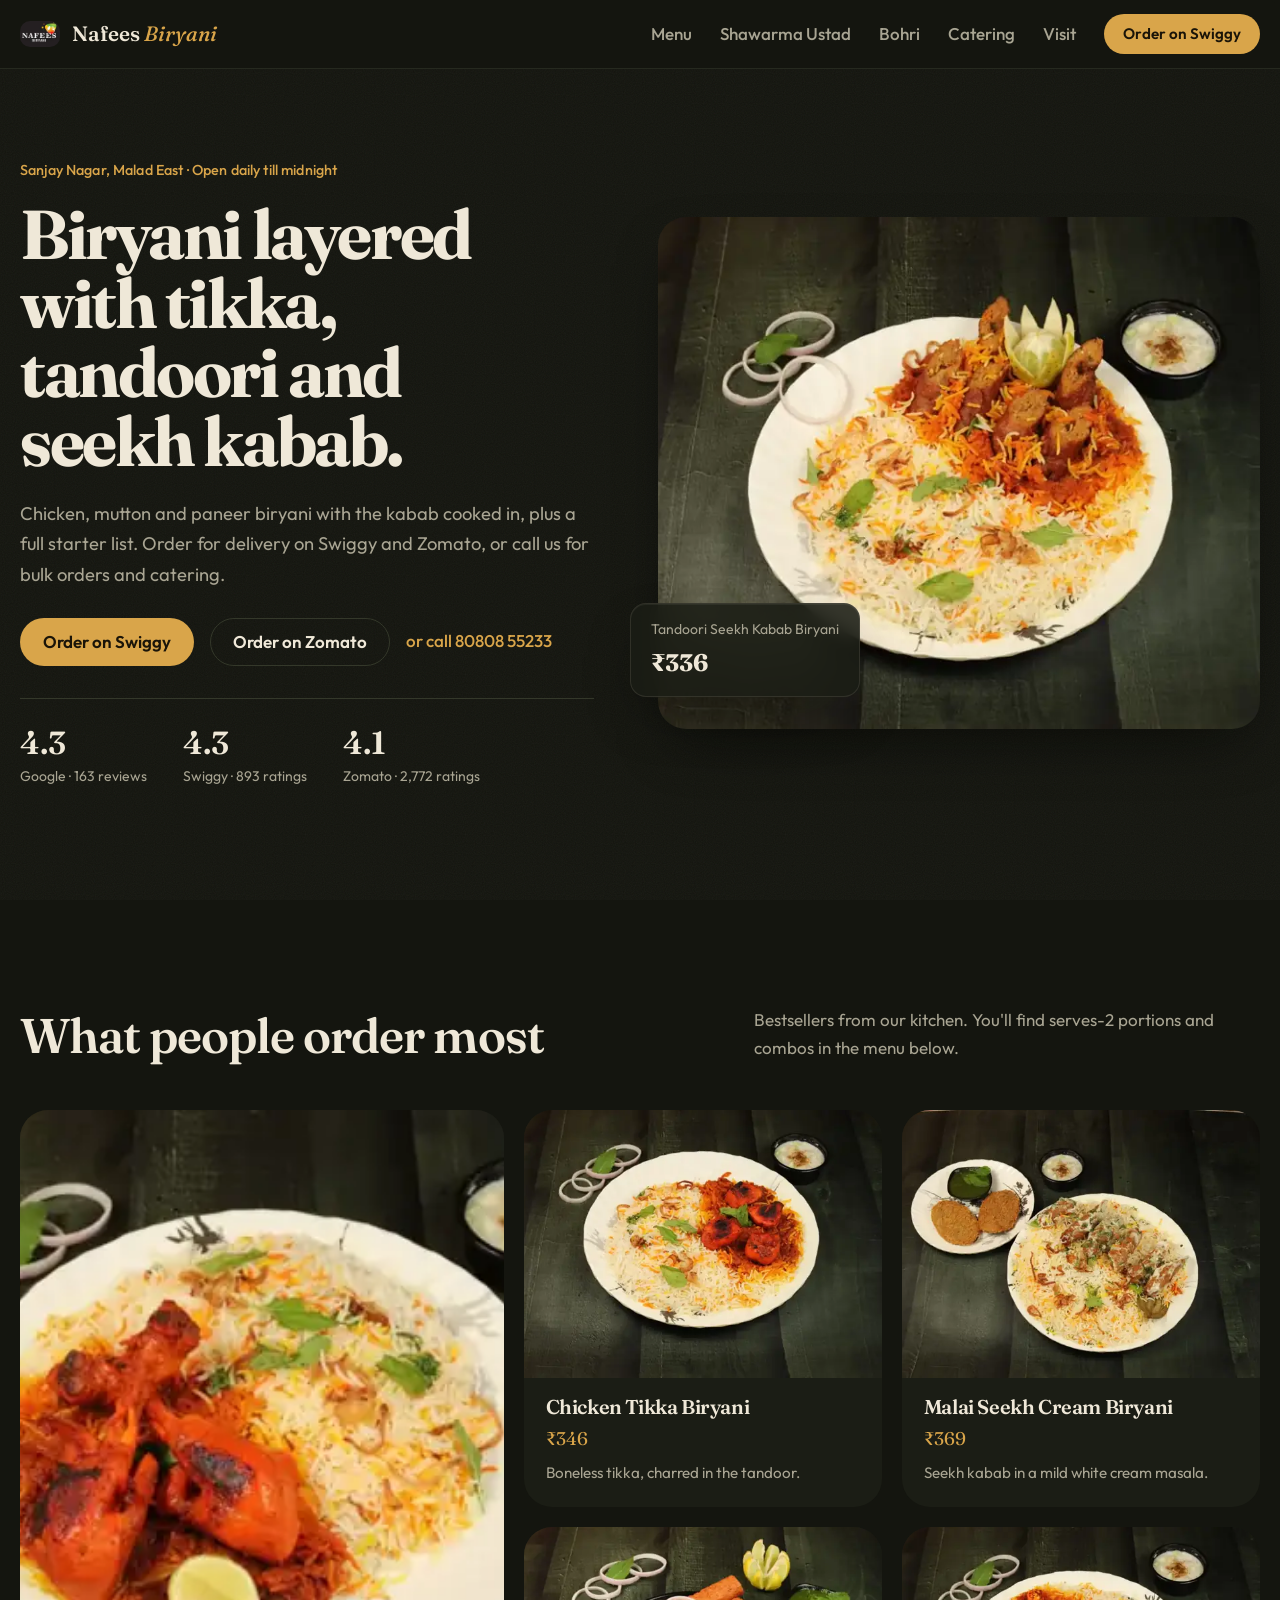
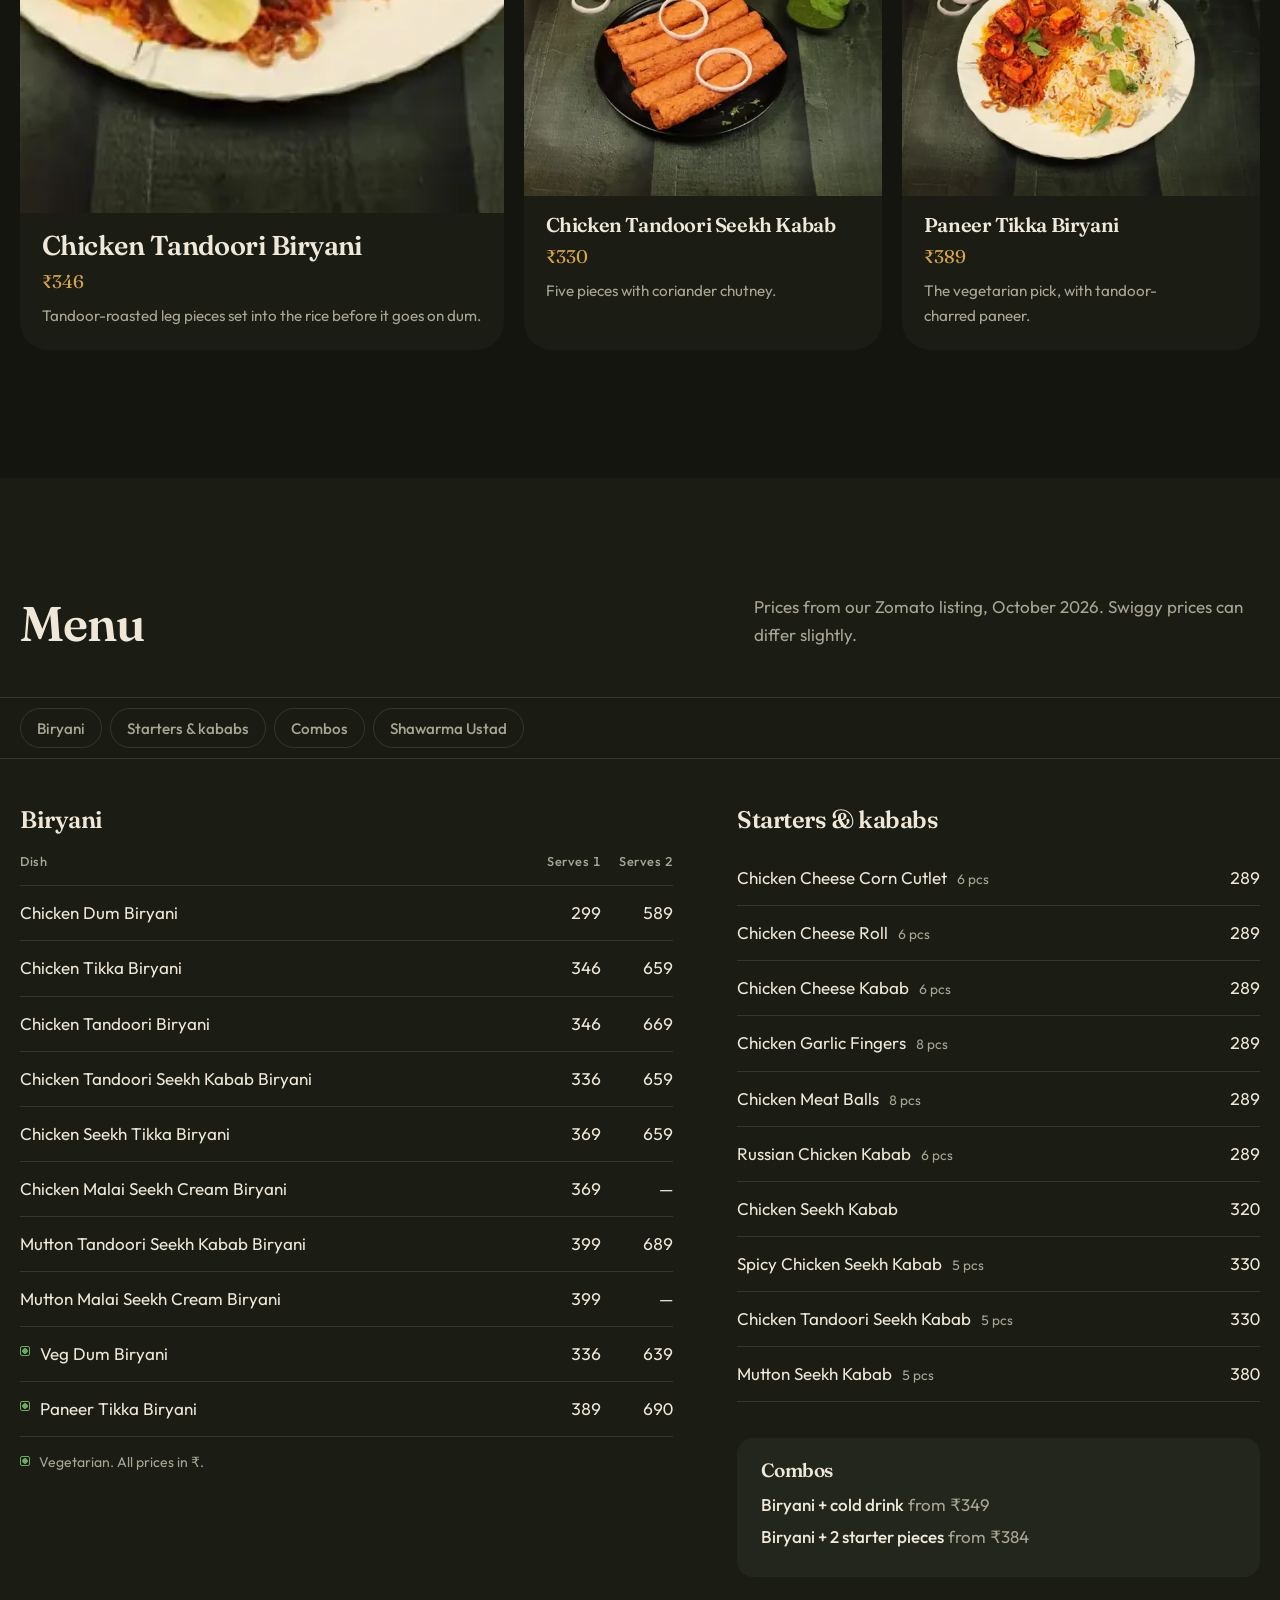
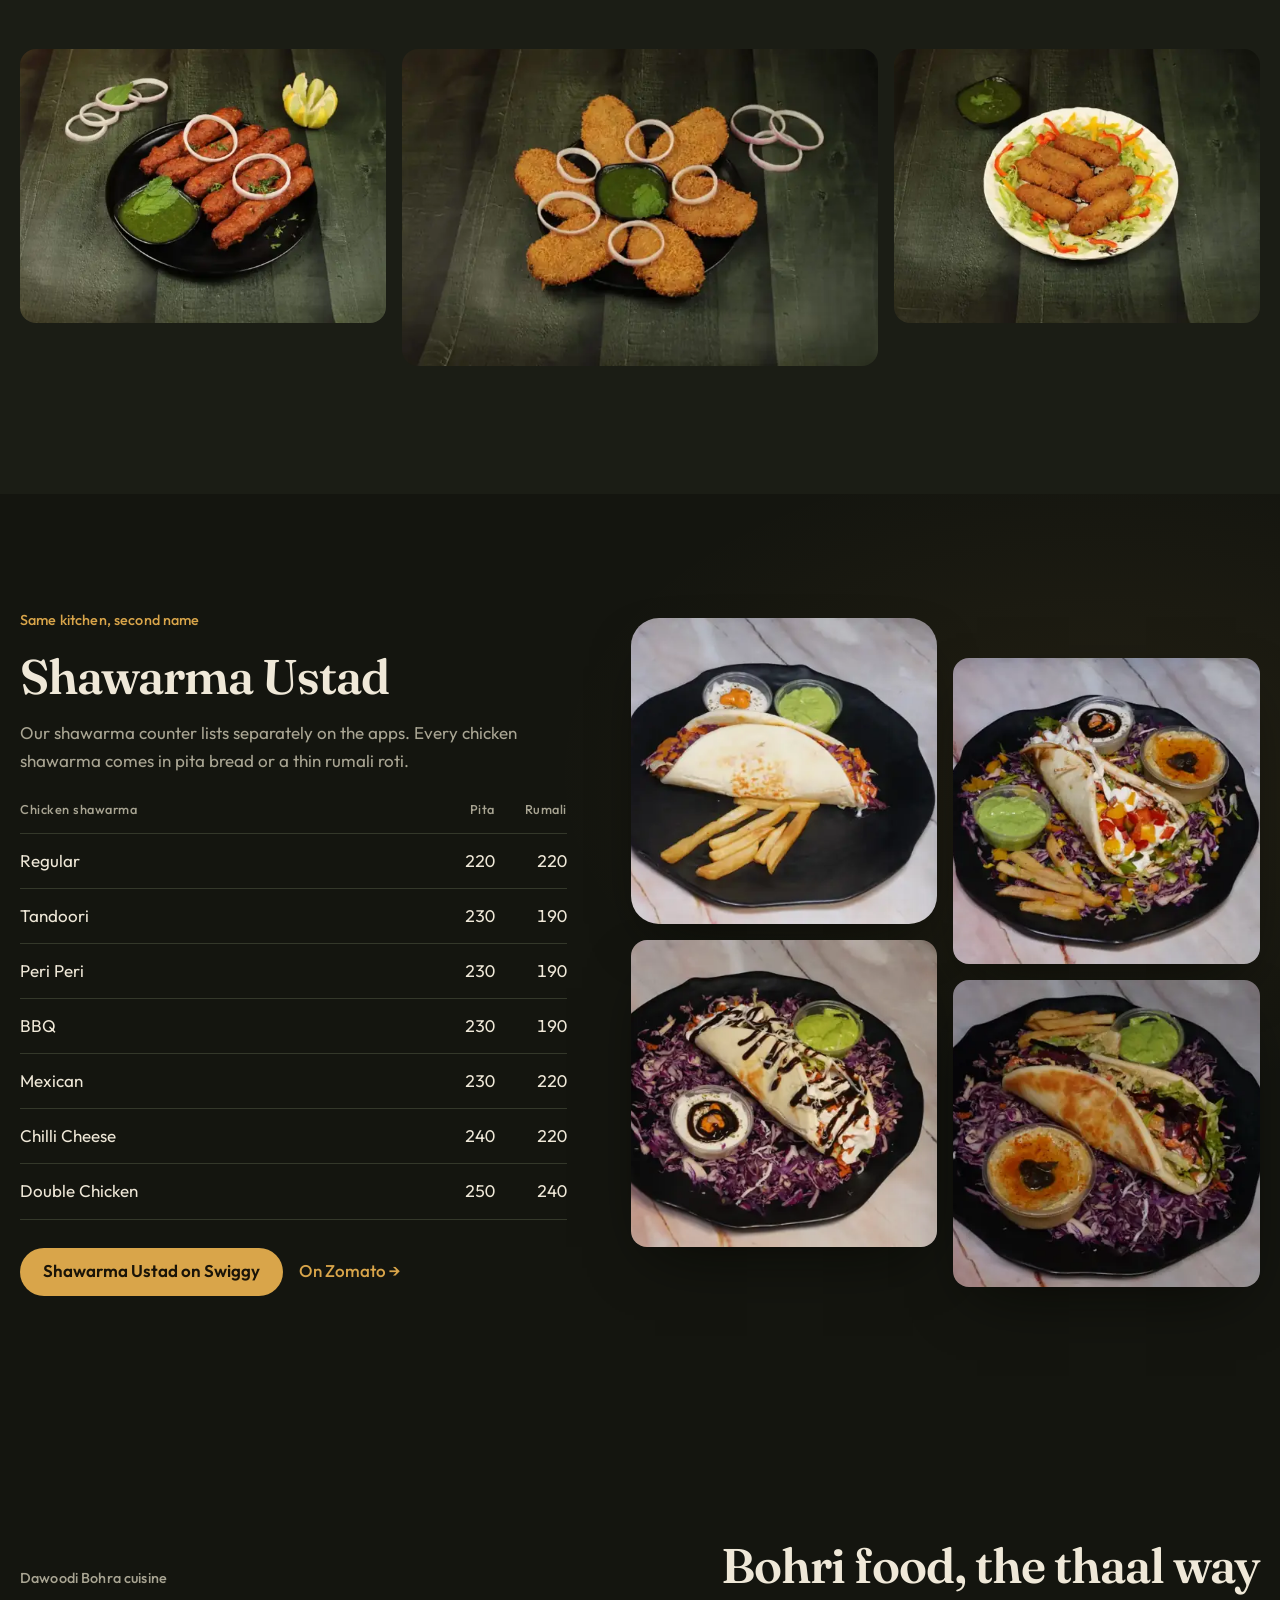
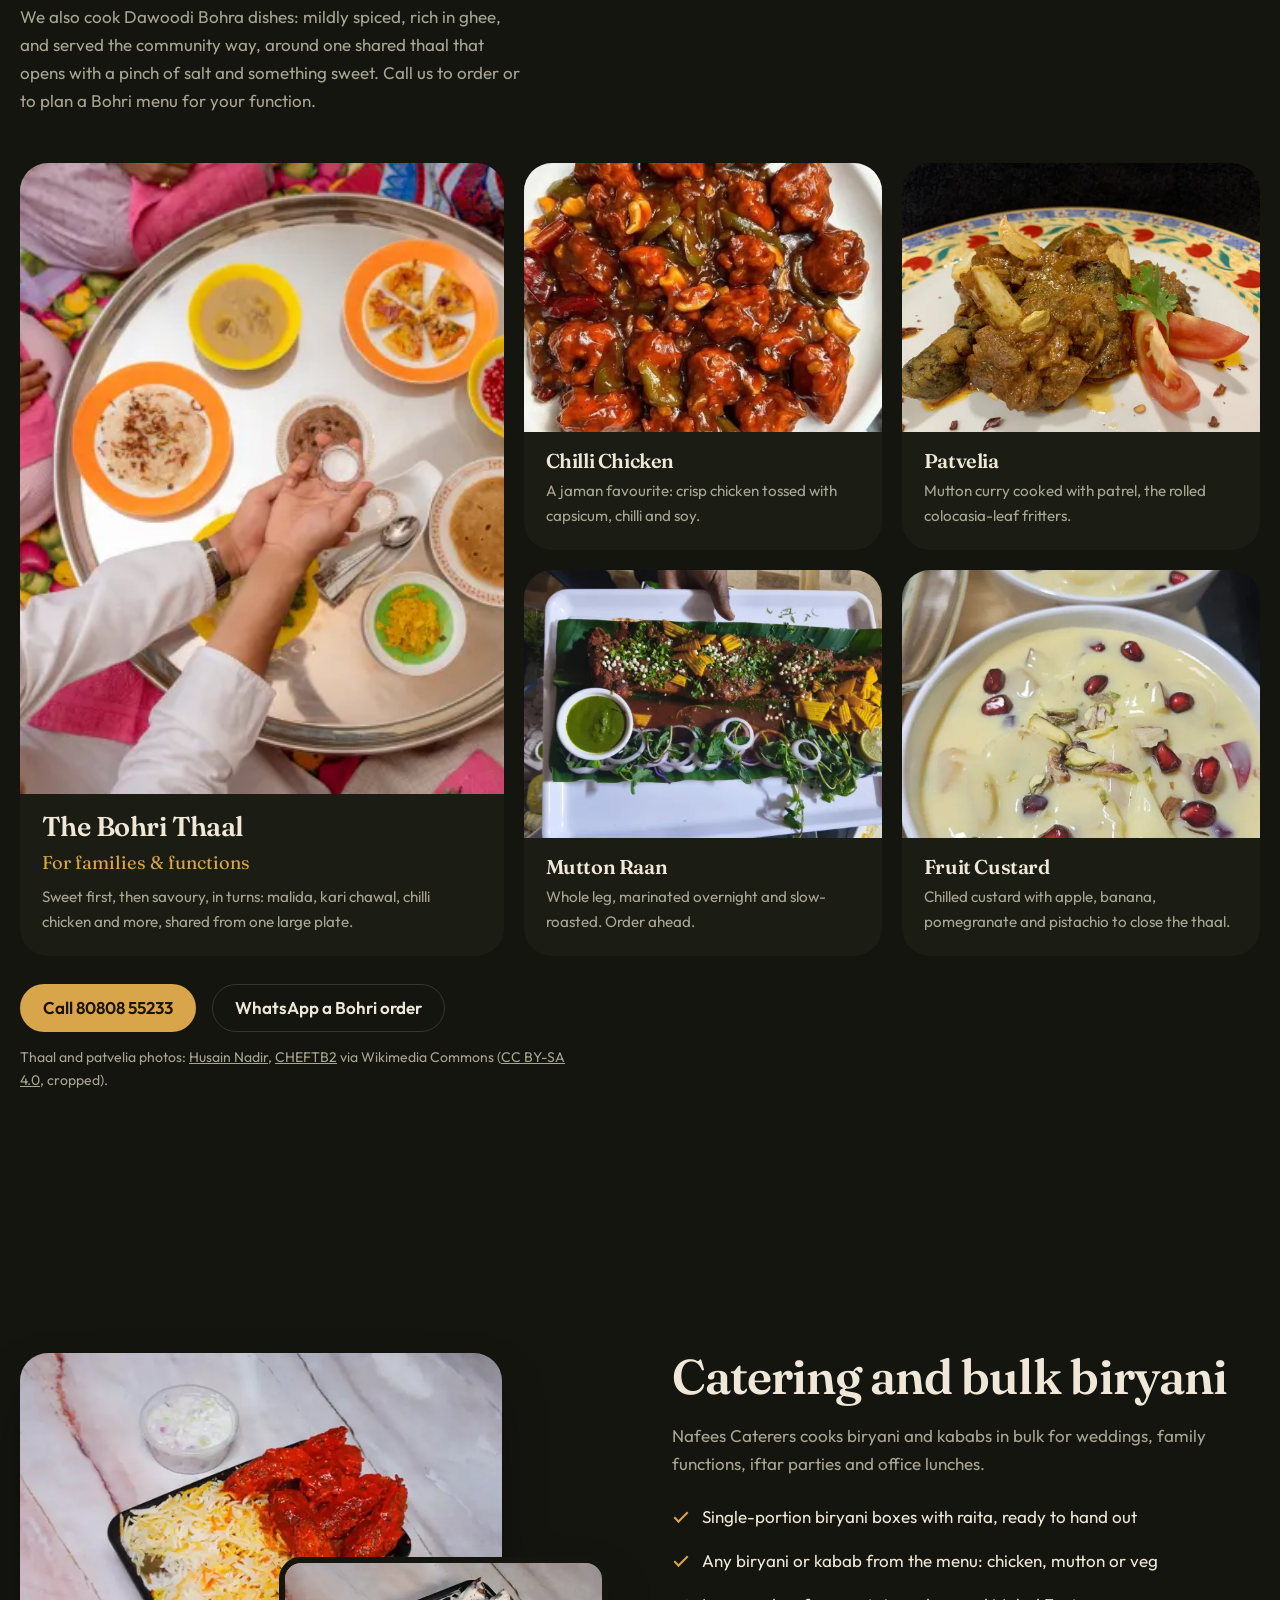
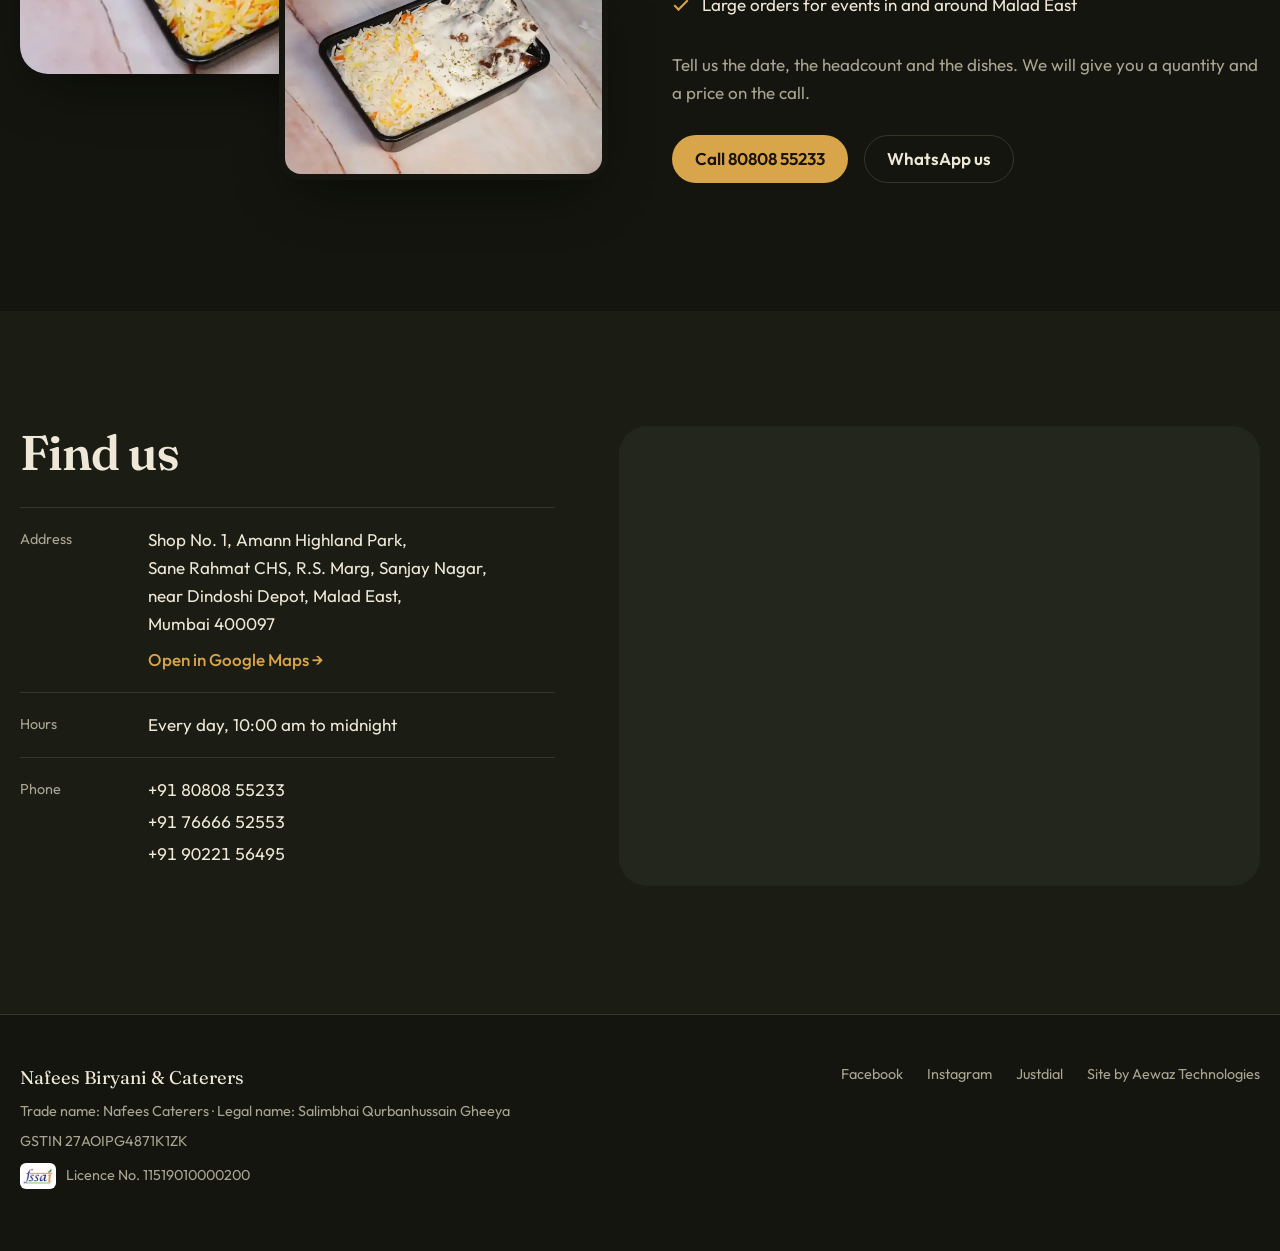
<file: index.html>
<!DOCTYPE html>
<html lang="en-IN">

<head>
  <meta charset="UTF-8" />
  <meta name="viewport" content="width=device-width, initial-scale=1.0" />
  <meta name="facebook-domain-verification" content="1gnv8q2bqv7roympq0c68gtozydlrm" />
  <title>Nafees Biryani &amp; Caterers, Malad East | Biryani &amp; Kababs</title>
  <meta name="description" content="Tikka, tandoori and seekh kabab biryani from Sanjay Nagar, Malad East, Mumbai. Order on Swiggy or Zomato, or call 80808 55233 for catering." />
  <link rel="canonical" href="https://nafeesbiryani.in/" />
  <meta name="theme-color" content="#14150f" />

  <meta property="og:type" content="restaurant.restaurant" />
  <meta property="og:site_name" content="Nafees Biryani &amp; Caterers" />
  <meta property="og:title" content="Nafees Biryani &amp; Caterers, Malad East" />
  <meta property="og:description" content="Tikka, tandoori and seekh kabab biryani, kababs, and Shawarma Ustad rolls and Dawoodi Bohra food from one kitchen in Malad East, Mumbai." />
  <meta property="og:url" content="https://nafeesbiryani.in/" />
  <meta property="og:image" content="https://nafeesbiryani.in/images/food/og.jpg" />
  <meta property="og:image:width" content="1200" />
  <meta property="og:image:height" content="630" />
  <meta property="og:locale" content="en_IN" />
  <meta name="twitter:card" content="summary_large_image" />

  <link rel="icon" href="images/favicon-32.png" type="image/png" sizes="32x32" />
  <link rel="apple-touch-icon" href="images/favicon-180.png" />
  <link rel="preconnect" href="https://fonts.googleapis.com" />
  <link rel="preconnect" href="https://fonts.gstatic.com" crossorigin />
  <link href="https://fonts.googleapis.com/css2?family=Fraunces:opsz,wght@9..144,500;9..144,600;9..144,700&family=Outfit:wght@400;500;600&display=swap" rel="stylesheet" media="print" onload="this.media='all'" />
  <noscript><link href="https://fonts.googleapis.com/css2?family=Fraunces:opsz,wght@9..144,500;9..144,600;9..144,700&family=Outfit:wght@400;500;600&display=swap" rel="stylesheet" /></noscript>
  <link rel="preload" as="image" href="images/food/hero-biryani.webp" imagesrcset="images/food/hero-biryani-480w.webp 480w, images/food/hero-biryani-800w.webp 800w, images/food/hero-biryani.webp 1280w" imagesizes="(max-width: 960px) 100vw, 620px" fetchpriority="high" />
  <link rel="stylesheet" href="css/site.css" />

  <script type="application/ld+json">
  {
    "@context": "https://schema.org",
    "@graph": [
      {
        "@type": "Restaurant",
        "@id": "https://nafeesbiryani.in/#nafees",
        "name": "Nafees Biryani & Caterers",
        "alternateName": ["Nafees Biryani", "Nafees Caterers"],
        "legalName": "Salimbhai Qurbanhussain Gheeya",
        "url": "https://nafeesbiryani.in/",
        "logo": "https://nafeesbiryani.in/images/favicon-180.png",
        "image": [
          "https://nafeesbiryani.in/images/food/og.jpg",
          "https://nafeesbiryani.in/images/food/chicken-tikka-biryani.webp",
          "https://nafeesbiryani.in/images/food/tandoori-seekh-kabab.webp",
          "https://nafeesbiryani.in/images/food/bohri-thaal-dawoodi-bohra.webp"
        ],
        "telephone": "+91-80808-55233",
        "priceRange": "₹₹",
        "servesCuisine": ["Biryani", "Mughlai", "North Indian", "Kebab", "Shawarma", "Dawoodi Bohra", "Bohri"],
        "address": {
          "@type": "PostalAddress",
          "streetAddress": "Shop No. 1, Amann Highland Park, Sane Rahmat CHS, R.S. Marg, Sanjay Nagar, near Dindoshi Depot",
          "addressLocality": "Malad East, Mumbai",
          "addressRegion": "Maharashtra",
          "postalCode": "400097",
          "addressCountry": "IN"
        },
        "hasMap": "https://www.google.com/maps/place/Nafees+Biryani+%26+Caterers+Mumbai/data=!4m2!3m1!1s0x3be7b708578831cd:0xa29fe233d7cc3439",
        "openingHoursSpecification": [{
          "@type": "OpeningHoursSpecification",
          "dayOfWeek": ["Monday", "Tuesday", "Wednesday", "Thursday", "Friday", "Saturday", "Sunday"],
          "opens": "10:00",
          "closes": "23:59"
        }],
        "hasMenu": "https://nafeesbiryani.in/#menu",
        "acceptsReservations": false,
        "taxID": "27AOIPG4871K1ZK",
        "sameAs": [
          "https://www.swiggy.com/city/mumbai/nafees-biryani-amann-highland-park-building-malad-east-rest111082",
          "https://www.zomato.com/mumbai/nafees-biryani-malad-east",
          "https://www.justdial.com/Mumbai/Nafees-Biryani-Malad-East/022PXX22-XX22-190201190206-Q3A3_BZDET",
          "https://www.facebook.com/nafeesbiryanimumbai/",
          "https://www.instagram.com/nafees__biryani/"
        ]
      },
      {
        "@type": "Restaurant",
        "@id": "https://nafeesbiryani.in/#shawarma-ustad",
        "name": "Shawarma Ustad",
        "url": "https://nafeesbiryani.in/#shawarma-ustad",
        "image": "https://nafeesbiryani.in/images/food/peri-peri-shawarma.webp",
        "telephone": "+91-80808-55233",
        "priceRange": "₹",
        "servesCuisine": ["Shawarma", "Arabian", "Biryani"],
        "address": {
          "@type": "PostalAddress",
          "streetAddress": "Shop No. 1, Amann Highland Park, Sane Rahmat CHS, R.S. Marg, Sanjay Nagar, near Dindoshi Depot",
          "addressLocality": "Malad East, Mumbai",
          "addressRegion": "Maharashtra",
          "postalCode": "400097",
          "addressCountry": "IN"
        },
        "parentOrganization": { "@id": "https://nafeesbiryani.in/#nafees" },
        "sameAs": [
          "https://www.swiggy.com/city/mumbai/shawarma-ustad-malad-kan-east-rest930806",
          "https://www.zomato.com/mumbai/shawarma-ustad-malad-east"
        ]
      }
    ]
  }
  </script>
</head>

<body>
  <a class="skip" href="#main">Skip to content</a>

  <header class="top">
    <div class="wrap top__row">
      <a class="brand" href="#main" aria-label="Nafees Biryani home">
        <img src="images/nafees-logo-96.webp" alt="" width="40" height="40" />
        <span>Nafees <em>Biryani</em></span>
      </a>
      <button class="nav-toggle" type="button" aria-expanded="false" aria-controls="nav">
        <span class="sr-only">Menu</span><span class="nav-toggle__bars" aria-hidden="true"></span>
      </button>
      <nav id="nav" class="nav" aria-label="Main">
        <a href="#menu">Menu</a>
        <a href="#shawarma-ustad">Shawarma Ustad</a>
        <a href="#bohri">Bohri</a>
        <a href="#catering">Catering</a>
        <a href="#visit">Visit</a>
        <a class="btn btn--sm" href="https://www.swiggy.com/city/mumbai/nafees-biryani-amann-highland-park-building-malad-east-rest111082" target="_blank" rel="noopener">Order on Swiggy</a>
      </nav>
    </div>
  </header>

  <main id="main">

    <!-- ============ Hero ============= -->
    <section class="hero">
      <div class="wrap hero__grid">
        <div class="hero__copy">
          <p class="eyebrow">Sanjay Nagar, Malad East &middot; Open daily till midnight</p>
          <h1>Biryani layered with tikka, tandoori and seekh kabab.</h1>
          <p class="lede">Chicken, mutton and paneer biryani with the kabab cooked in, plus a full starter list. Order for delivery on Swiggy and Zomato, or call us for bulk orders and catering.</p>
          <div class="hero__cta">
            <a class="btn" href="https://www.swiggy.com/city/mumbai/nafees-biryani-amann-highland-park-building-malad-east-rest111082" target="_blank" rel="noopener">Order on Swiggy</a>
            <a class="btn btn--ghost" href="https://www.zomato.com/mumbai/nafees-biryani-malad-east/order" target="_blank" rel="noopener">Order on Zomato</a>
            <a class="link" href="tel:+918080855233">or call 80808 55233</a>
          </div>
          <ul class="ratings" aria-label="Ratings">
            <li><strong>4.3</strong><span>Google &middot; 163 reviews</span></li>
            <li><strong>4.3</strong><span>Swiggy &middot; 893 ratings</span></li>
            <li><strong>4.1</strong><span>Zomato &middot; 2,772 ratings</span></li>
          </ul>
        </div>
        <figure class="hero__media">
          <img src="images/food/hero-biryani.webp" srcset="images/food/hero-biryani-480w.webp 480w, images/food/hero-biryani-800w.webp 800w, images/food/hero-biryani.webp 1280w" sizes="(max-width: 960px) 100vw, 620px" width="1280" height="853" alt="Chicken tandoori seekh kabab biryani on a white plate with raita and onion rings" fetchpriority="high" />
          <figcaption class="hero__tag">
            <span>Tandoori Seekh Kabab Biryani</span>
            <strong>₹336</strong>
          </figcaption>
        </figure>
      </div>
    </section>

    <!-- ============ Signature ============= -->
    <section class="section" aria-labelledby="sig-h">
      <div class="wrap">
        <div class="section__head reveal">
          <h2 id="sig-h">What people order most</h2>
          <p>Bestsellers from our kitchen. You'll find serves-2 portions and combos in the menu below.</p>
        </div>
        <div class="bento reveal">
          <article class="dish dish--lg">
            <img src="images/food/chicken-tandoori-biryani.webp" srcset="images/food/chicken-tandoori-biryani-600w.webp 600w, images/food/chicken-tandoori-biryani.webp 1000w" sizes="(max-width: 640px) 300px, (max-width: 1120px) 100vw, 480px" width="1000" height="666" loading="lazy" alt="Chicken tandoori biryani with a whole tandoori leg and lemon" />
            <div class="dish__body">
              <h3>Chicken Tandoori Biryani</h3>
              <p>Tandoor-roasted leg pieces set into the rice before it goes on dum.</p>
              <span class="price">₹346</span>
            </div>
          </article>
          <article class="dish">
            <img src="images/food/chicken-tikka-biryani.webp" srcset="images/food/chicken-tikka-biryani-600w.webp 600w, images/food/chicken-tikka-biryani.webp 1000w" sizes="(max-width: 640px) 300px, (max-width: 1120px) 50vw, 360px" width="1000" height="666" loading="lazy" alt="Chicken tikka biryani with smoky boneless tikka pieces" />
            <div class="dish__body">
              <h3>Chicken Tikka Biryani</h3>
              <p>Boneless tikka, charred in the tandoor.</p>
              <span class="price">₹346</span>
            </div>
          </article>
          <article class="dish">
            <img src="images/food/malai-seekh-biryani-combo.webp" srcset="images/food/malai-seekh-biryani-combo-600w.webp 600w, images/food/malai-seekh-biryani-combo.webp 1000w" sizes="(max-width: 640px) 300px, (max-width: 1120px) 50vw, 360px" width="1000" height="666" loading="lazy" alt="Malai seekh kabab biryani in white cream gravy with two cutlets and green chutney" />
            <div class="dish__body">
              <h3>Malai Seekh Cream Biryani</h3>
              <p>Seekh kabab in a mild white cream masala.</p>
              <span class="price">₹369</span>
            </div>
          </article>
          <article class="dish">
            <img src="images/food/tandoori-seekh-kabab.webp" srcset="images/food/tandoori-seekh-kabab-600w.webp 600w, images/food/tandoori-seekh-kabab.webp 1000w" sizes="(max-width: 640px) 300px, (max-width: 1120px) 50vw, 360px" width="1000" height="666" loading="lazy" alt="Five chicken tandoori seekh kababs with mint chutney, lemon and onion" />
            <div class="dish__body">
              <h3>Chicken Tandoori Seekh Kabab</h3>
              <p>Five pieces with coriander chutney.</p>
              <span class="price">₹330</span>
            </div>
          </article>
          <article class="dish">
            <img src="images/food/paneer-tikka-biryani.webp" srcset="images/food/paneer-tikka-biryani-600w.webp 600w, images/food/paneer-tikka-biryani.webp 1000w" sizes="(max-width: 640px) 300px, (max-width: 1120px) 50vw, 360px" width="1000" height="666" loading="lazy" alt="Paneer tikka biryani with charred paneer and peppers" />
            <div class="dish__body">
              <h3>Paneer Tikka Biryani</h3>
              <p>The vegetarian pick, with tandoor-charred paneer.</p>
              <span class="price">₹389</span>
            </div>
          </article>
        </div>
      </div>
    </section>

    <!-- ============ Menu ============= -->
    <section id="menu" class="section section--menu" aria-labelledby="menu-h">
      <div class="wrap">
        <div class="section__head reveal">
          <h2 id="menu-h">Menu</h2>
          <p>Prices from our Zomato listing, October 2026. Swiggy prices can differ slightly.</p>
        </div>
      </div>

      <nav class="chips" aria-label="Menu categories">
        <div class="wrap chips__row">
          <a href="#menu-biryani">Biryani</a>
          <a href="#menu-starters">Starters &amp; kababs</a>
          <a href="#menu-combos">Combos</a>
          <a href="#shawarma-ustad">Shawarma Ustad</a>
        </div>
      </nav>

      <div class="wrap">
        <div class="menu">
          <div id="menu-biryani" class="menu__block reveal">
            <h3>Biryani</h3>
            <table class="price-table">
              <thead>
                <tr><th scope="col">Dish</th><th scope="col">Serves 1</th><th scope="col">Serves 2</th></tr>
              </thead>
              <tbody>
                <tr><th scope="row">Chicken Dum Biryani</th><td>299</td><td>589</td></tr>
                <tr><th scope="row">Chicken Tikka Biryani</th><td>346</td><td>659</td></tr>
                <tr><th scope="row">Chicken Tandoori Biryani</th><td>346</td><td>669</td></tr>
                <tr><th scope="row">Chicken Tandoori Seekh Kabab Biryani</th><td>336</td><td>659</td></tr>
                <tr><th scope="row">Chicken Seekh Tikka Biryani</th><td>369</td><td>659</td></tr>
                <tr><th scope="row">Chicken Malai Seekh Cream Biryani</th><td>369</td><td>&mdash;</td></tr>
                <tr><th scope="row">Mutton Tandoori Seekh Kabab Biryani</th><td>399</td><td>689</td></tr>
                <tr><th scope="row">Mutton Malai Seekh Cream Biryani</th><td>399</td><td>&mdash;</td></tr>
                <tr class="veg"><th scope="row">Veg Dum Biryani</th><td>336</td><td>639</td></tr>
                <tr class="veg"><th scope="row">Paneer Tikka Biryani</th><td>389</td><td>690</td></tr>
              </tbody>
            </table>
            <p class="note"><span class="veg-dot" aria-hidden="true"></span> Vegetarian. All prices in ₹.</p>
          </div>

          <div id="menu-starters" class="menu__block reveal">
            <h3>Starters &amp; kababs</h3>
            <ul class="price-list" data-spy>
              <li><span>Chicken Cheese Corn Cutlet <small>6 pcs</small></span><span>289</span></li>
              <li><span>Chicken Cheese Roll <small>6 pcs</small></span><span>289</span></li>
              <li><span>Chicken Cheese Kabab <small>6 pcs</small></span><span>289</span></li>
              <li><span>Chicken Garlic Fingers <small>8 pcs</small></span><span>289</span></li>
              <li><span>Chicken Meat Balls <small>8 pcs</small></span><span>289</span></li>
              <li><span>Russian Chicken Kabab <small>6 pcs</small></span><span>289</span></li>
              <li><span>Chicken Seekh Kabab</span><span>320</span></li>
              <li><span>Spicy Chicken Seekh Kabab <small>5 pcs</small></span><span>330</span></li>
              <li><span>Chicken Tandoori Seekh Kabab <small>5 pcs</small></span><span>330</span></li>
              <li><span>Mutton Seekh Kabab <small>5 pcs</small></span><span>380</span></li>
            </ul>

            <div id="menu-combos" class="combos">
              <h3>Combos</h3>
              <p><strong>Biryani + cold drink</strong> from ₹349</p>
              <p><strong>Biryani + 2 starter pieces</strong> from ₹384</p>
            </div>
          </div>
        </div>

        <div class="strip reveal">
          <img src="images/food/chicken-seekh-kabab.webp" srcset="images/food/chicken-seekh-kabab-600w.webp 600w, images/food/chicken-seekh-kabab.webp 1000w" sizes="(max-width: 640px) 50vw, 400px" width="1000" height="666" loading="lazy" alt="Spicy chicken seekh kababs with mint chutney" />
          <img src="images/food/cheese-corn-cutlet.webp" srcset="images/food/cheese-corn-cutlet-600w.webp 600w, images/food/cheese-corn-cutlet.webp 1000w" sizes="(max-width: 640px) 50vw, 400px" width="1000" height="666" loading="lazy" alt="Crumb-fried chicken cutlets arranged around green chutney" />
          <img src="images/food/chicken-cheese-roll.webp" srcset="images/food/chicken-cheese-roll-600w.webp 600w, images/food/chicken-cheese-roll.webp 1000w" sizes="(max-width: 640px) 50vw, 400px" width="1000" height="666" loading="lazy" alt="Chicken cheese rolls on shredded cabbage and peppers" />
        </div>
      </div>
    </section>

    <!-- ============ Shawarma Ustad ============= -->
    <section id="shawarma-ustad" class="section section--ustad" aria-labelledby="ustad-h">
      <div class="wrap">
        <div class="ustad__grid">
          <div class="ustad__copy reveal">
            <p class="eyebrow">Same kitchen, second name</p>
            <h2 id="ustad-h">Shawarma Ustad</h2>
            <p>Our shawarma counter lists separately on the apps. Every chicken shawarma comes in pita bread or a thin rumali roti.</p>
            <table class="price-table price-table--ustad">
              <thead>
                <tr><th scope="col">Chicken shawarma</th><th scope="col">Pita</th><th scope="col">Rumali</th></tr>
              </thead>
              <tbody>
                <tr><th scope="row">Regular</th><td>220</td><td>220</td></tr>
                <tr><th scope="row">Tandoori</th><td>230</td><td>190</td></tr>
                <tr><th scope="row">Peri Peri</th><td>230</td><td>190</td></tr>
                <tr><th scope="row">BBQ</th><td>230</td><td>190</td></tr>
                <tr><th scope="row">Mexican</th><td>230</td><td>220</td></tr>
                <tr><th scope="row">Chilli Cheese</th><td>240</td><td>220</td></tr>
                <tr><th scope="row">Double Chicken</th><td>250</td><td>240</td></tr>
              </tbody>
            </table>
            <div class="hero__cta">
              <a class="btn" href="https://www.swiggy.com/city/mumbai/shawarma-ustad-malad-kan-east-rest930806" target="_blank" rel="noopener">Shawarma Ustad on Swiggy</a>
              <a class="link" href="https://www.zomato.com/mumbai/shawarma-ustad-malad-east/order" target="_blank" rel="noopener">On Zomato &rarr;</a>
            </div>
          </div>
          <div class="ustad__gallery reveal">
            <img class="g1" src="images/food/peri-peri-shawarma.webp" srcset="images/food/peri-peri-shawarma-600w.webp 600w, images/food/peri-peri-shawarma.webp 1000w" sizes="(max-width: 640px) 50vw, (max-width: 960px) 25vw, 330px" width="1000" height="667" loading="lazy" alt="Peri peri chicken shawarma in pita with fries and two dips" />
            <img class="g2" src="images/food/mexican-shawarma.webp" srcset="images/food/mexican-shawarma-600w.webp 600w, images/food/mexican-shawarma.webp 1000w" sizes="(max-width: 640px) 50vw, (max-width: 960px) 25vw, 330px" width="1000" height="667" loading="lazy" alt="Mexican chicken shawarma with salsa, red cabbage and fries" />
            <img class="g3" src="images/food/bbq-shawarma.webp" srcset="images/food/bbq-shawarma-600w.webp 600w, images/food/bbq-shawarma.webp 1000w" sizes="(max-width: 640px) 50vw, (max-width: 960px) 25vw, 330px" width="1000" height="667" loading="lazy" alt="BBQ chicken rumali roti shawarma drizzled with sauce over red cabbage" />
            <img class="g4" src="images/food/double-chicken-shawarma.webp" srcset="images/food/double-chicken-shawarma-600w.webp 600w, images/food/double-chicken-shawarma.webp 1000w" sizes="(max-width: 640px) 50vw, (max-width: 960px) 25vw, 330px" width="1000" height="667" loading="lazy" alt="Double chicken shawarma in pita with hummus and fries" />
          </div>
        </div>
      </div>
    </section>

    <!-- ============ Dawoodi Bohra ============= -->
    <section id="bohri" class="section" aria-labelledby="bohri-h">
      <div class="wrap">
        <div class="section__head reveal">
          <p class="eyebrow">Dawoodi Bohra cuisine</p>
          <h2 id="bohri-h">Bohri food, the thaal way</h2>
          <p>We also cook Dawoodi Bohra dishes: mildly spiced, rich in ghee, and served the community way, around one shared thaal that opens with a pinch of salt and something sweet. Call us to order or to plan a Bohri menu for your function.</p>
        </div>
        <div class="bento reveal">
          <article class="dish dish--lg">
            <img src="images/food/bohri-thaal-dawoodi-bohra.webp" srcset="images/food/bohri-thaal-dawoodi-bohra-600w.webp 600w, images/food/bohri-thaal-dawoodi-bohra.webp 1600w" sizes="(max-width: 640px) 300px, (max-width: 1120px) 100vw, 480px" width="1600" height="1067" loading="lazy" alt="Dawoodi Bohra thaal set with small bowls of soup, samosas, pomegranate and sweets, with hands reaching in" />
            <div class="dish__body">
              <h3>The Bohri Thaal</h3>
              <p>Sweet first, then savoury, in turns: malida, kari chawal, chilli chicken and more, shared from one large plate.</p>
              <span class="price">For families &amp; functions</span>
            </div>
          </article>
          <article class="dish">
            <img src="images/food/bohri-chilli-chicken.webp" srcset="images/food/bohri-chilli-chicken-600w.webp 600w, images/food/bohri-chilli-chicken.webp 736w" sizes="(max-width: 640px) 300px, (max-width: 1120px) 50vw, 360px" width="736" height="490" loading="lazy" alt="Bohri-style chilli chicken with capsicum and red chillies on a white plate" />
            <div class="dish__body">
              <h3>Chilli Chicken</h3>
              <p>A jaman favourite: crisp chicken tossed with capsicum, chilli and soy.</p>
            </div>
          </article>
          <article class="dish">
            <img src="images/food/bohri-mutton-patvelia.webp" srcset="images/food/bohri-mutton-patvelia-600w.webp 600w, images/food/bohri-mutton-patvelia.webp 1600w" sizes="(max-width: 640px) 300px, (max-width: 1120px) 50vw, 360px" width="1600" height="1066" loading="lazy" alt="Bohri mutton patvelia, mutton curry with patrel rolls and fried garlic, on a floral plate" />
            <div class="dish__body">
              <h3>Patvelia</h3>
              <p>Mutton curry cooked with patrel, the rolled colocasia-leaf fritters.</p>
            </div>
          </article>
          <article class="dish">
            <img src="images/food/bohri-mutton-raan.webp" srcset="images/food/bohri-mutton-raan-600w.webp 600w, images/food/bohri-mutton-raan.webp 1280w" sizes="(max-width: 640px) 300px, (max-width: 1120px) 50vw, 360px" width="1280" height="853" loading="lazy" alt="Whole roast mutton raan on a banana leaf with green chutney, onion rings and lemon, from a Nafees catering order" />
            <div class="dish__body">
              <h3>Mutton Raan</h3>
              <p>Whole leg, marinated overnight and slow-roasted. Order ahead.</p>
            </div>
          </article>
          <article class="dish">
            <img src="images/food/bohri-fruit-custard.webp" srcset="images/food/bohri-fruit-custard-600w.webp 600w, images/food/bohri-fruit-custard.webp 736w" sizes="(max-width: 640px) 300px, (max-width: 1120px) 50vw, 360px" width="736" height="490" loading="lazy" alt="Two bowls of fruit custard topped with pomegranate and pistachio" />
            <div class="dish__body">
              <h3>Fruit Custard</h3>
              <p>Chilled custard with apple, banana, pomegranate and pistachio to close the thaal.</p>
            </div>
          </article>
        </div>
        <div class="hero__cta reveal">
          <a class="btn" href="tel:+918080855233">Call 80808 55233</a>
          <a class="btn btn--ghost" href="https://wa.me/918080855233?text=Hi%2C%20I%20want%20to%20order%20Bohri%20food." target="_blank" rel="noopener">WhatsApp a Bohri order</a>
        </div>
        <p class="note">Thaal and patvelia photos: <a href="https://commons.wikimedia.org/wiki/File:Dawoodi_Bohra_traditional_thaal.jpg" target="_blank" rel="noopener">Husain Nadir</a>, <a href="https://commons.wikimedia.org/wiki/File:Dawoodi_Bohra_Patvelia.jpg" target="_blank" rel="noopener">CHEFTB2</a> via Wikimedia Commons (<a href="https://creativecommons.org/licenses/by-sa/4.0/" target="_blank" rel="noopener">CC BY-SA 4.0</a>, cropped).</p>
      </div>
    </section>

    <!-- ============ Catering ============= -->
    <section id="catering" class="section" aria-labelledby="cat-h">
      <div class="wrap cat__grid">
        <div class="cat__media reveal">
          <img src="images/food/mutton-seekh-biryani-box.webp" srcset="images/food/mutton-seekh-biryani-box-600w.webp 600w, images/food/mutton-seekh-biryani-box.webp 1000w" sizes="(max-width: 960px) 90vw, 480px" width="1000" height="667" loading="lazy" alt="Mutton tandoori seekh kabab biryani packed in a sealed delivery box with raita" />
          <img src="images/food/malai-seekh-biryani-box.webp" srcset="images/food/malai-seekh-biryani-box-600w.webp 600w, images/food/malai-seekh-biryani-box.webp 1000w" sizes="(max-width: 960px) 90vw, 480px" width="1000" height="667" loading="lazy" alt="Malai seekh cream biryani packed in a delivery box with raita" />
        </div>
        <div class="cat__copy reveal">
          <h2 id="cat-h">Catering and bulk biryani</h2>
          <p>Nafees Caterers cooks biryani and kababs in bulk for weddings, family functions, iftar parties and office lunches.</p>
          <ul class="ticks">
            <li>Single-portion biryani boxes with raita, ready to hand out</li>
            <li>Any biryani or kabab from the menu: chicken, mutton or veg</li>
            <li>Large orders for events in and around Malad East</li>
          </ul>
          <p>Tell us the date, the headcount and the dishes. We will give you a quantity and a price on the call.</p>
          <div class="hero__cta">
            <a class="btn" href="tel:+918080855233">Call 80808 55233</a>
            <a class="btn btn--ghost" href="https://wa.me/918080855233?text=Hi%2C%20I%20want%20to%20enquire%20about%20a%20catering%20order." target="_blank" rel="noopener">WhatsApp us</a>
          </div>
        </div>
      </div>
    </section>

    <!-- ============ Visit ============= -->
    <section id="visit" class="section section--visit" aria-labelledby="visit-h">
      <div class="wrap visit__grid">
        <div class="visit__info reveal">
          <h2 id="visit-h">Find us</h2>
          <dl class="facts">
            <div>
              <dt>Address</dt>
              <dd>
                <address>Shop No. 1, Amann Highland Park,<br />Sane Rahmat CHS, R.S. Marg, Sanjay Nagar,<br />near Dindoshi Depot, Malad East,<br />Mumbai 400097</address>
                <a class="link" href="https://www.google.com/maps/place/Nafees+Biryani+%26+Caterers+Mumbai/data=!4m2!3m1!1s0x3be7b708578831cd:0xa29fe233d7cc3439" target="_blank" rel="noopener">Open in Google Maps &rarr;</a>
              </dd>
            </div>
            <div>
              <dt>Hours</dt>
              <dd>Every day, 10:00 am to midnight</dd>
            </div>
            <div>
              <dt>Phone</dt>
              <dd class="phones">
                <a href="tel:+918080855233">+91 80808 55233</a>
                <a href="tel:+917666652553">+91 76666 52553</a>
                <a href="tel:+919022156495">+91 90221 56495</a>
              </dd>
            </div>
          </dl>
        </div>
        <div class="visit__map reveal">
          <iframe title="Map showing Nafees Biryani & Caterers in Malad East" src="https://www.google.com/maps?q=Nafees+Biryani+%26+Caterers,+Sanjay+Nagar,+Malad+East,+Mumbai&output=embed" loading="lazy" referrerpolicy="no-referrer-when-downgrade"></iframe>
        </div>
      </div>
    </section>
  </main>

  <footer class="foot">
    <div class="wrap foot__grid">
      <div>
        <p class="foot__brand">Nafees Biryani &amp; Caterers</p>
        <p>Trade name: Nafees Caterers &middot; Legal name: Salimbhai Qurbanhussain Gheeya</p>
        <p>GSTIN 27AOIPG4871K1ZK</p>
        <p class="fssai"><img src="images/fssai-logo-72.webp" alt="FSSAI" width="36" height="36" loading="lazy" /> Licence No. 11519010000200</p>
      </div>
      <div class="foot__links">
        <a href="https://www.facebook.com/nafeesbiryanimumbai/" target="_blank" rel="noopener">Facebook</a>
        <a href="https://www.instagram.com/nafees__biryani/" target="_blank" rel="noopener">Instagram</a>
        <a href="https://www.justdial.com/Mumbai/Nafees-Biryani-Malad-East/022PXX22-XX22-190201190206-Q3A3_BZDET" target="_blank" rel="noopener">Justdial</a>
        <a href="https://aewaz.com/" target="_blank" rel="noopener">Site by Aewaz Technologies</a>
      </div>
    </div>
  </footer>

  <!-- Mobile order bar -->
  <div class="order-bar" aria-label="Quick order">
    <a href="tel:+918080855233">Call</a>
    <!-- Direct ordering (used in the past, pending confirmation): https://nafeesbiryani.dotpe.in/store/1/delivery -->
    <a href="https://www.zomato.com/mumbai/nafees-biryani-malad-east/order" target="_blank" rel="noopener">Zomato</a>
    <a class="is-primary" href="https://www.swiggy.com/city/mumbai/nafees-biryani-amann-highland-park-building-malad-east-rest111082" target="_blank" rel="noopener">Order on Swiggy</a>
  </div>

  <script>
    var t = document.querySelector('.nav-toggle'), n = document.getElementById('nav');
    t.addEventListener('click', function () {
      var open = t.getAttribute('aria-expanded') !== 'true';
      t.setAttribute('aria-expanded', open);
      n.classList.toggle('is-open', open);
    });
    n.addEventListener('click', function (e) {
      if (e.target.tagName === 'A') { t.setAttribute('aria-expanded', false); n.classList.remove('is-open'); }
    });

    // fade-up on scroll; content stays visible if this never runs
    if ('IntersectionObserver' in window) {
      document.documentElement.classList.add('js');
      var io = new IntersectionObserver(function (entries) {
        entries.forEach(function (e) { if (e.isIntersecting) { e.target.classList.add('is-in'); io.unobserve(e.target); } });
      }, { rootMargin: '0px 0px -8% 0px' });
      document.querySelectorAll('.reveal').forEach(function (el) { io.observe(el); });
    }

    // light up every menu category currently on screen below the sticky bar.
    // Biryani and starters sit side by side on desktop, so both can be lit at once.
    var chips = [].slice.call(document.querySelectorAll('.chips a'));
    var targets = chips.map(function (c) {
      var el = document.querySelector(c.getAttribute('href'));
      return el && (el.querySelector('[data-spy]') || el);
    });
    var ticking = false;
    function spy() {
      ticking = false;
      var line = document.querySelector('.chips').getBoundingClientRect().bottom + 8, low = innerHeight * 0.6;
      chips.forEach(function (c, i) {
        var r = targets[i] && targets[i].getBoundingClientRect();
        c.classList.toggle('is-active', !!r && r.bottom > line && r.top < low);
      });
    }
    addEventListener('scroll', function () { if (!ticking) { ticking = true; requestAnimationFrame(spy); } }, { passive: true });
    spy();
  </script>
</body>

</html>
</file>
<file: css/site.css>
/* Nafees Biryani: single-page site styles */
:root {
  --bg: #14150f;
  --bg-2: #1b1d15;
  --bg-3: #23261c;
  --line: #34382a;
  --text: #efe8d8;
  --muted: #a9a593;
  --accent: #d9a54a;
  --accent-ink: #1a1408;
  --veg: #6fa860;
  --radius-lg: 28px;
  --radius: 16px;
  --radius-sm: 8px;
  --shadow: 0 24px 60px -24px rgba(4, 6, 2, 0.75);
  --serif: "Fraunces", Georgia, serif;
  --sans: "Outfit", system-ui, sans-serif;
  --z-header: 20;
  --z-bar: 30;
}

*, *::before, *::after { box-sizing: border-box; }
html { scroll-behavior: smooth; scroll-padding-top: 140px; }
@media (prefers-reduced-motion: reduce) { html { scroll-behavior: auto; } * { transition: none !important; } }
body {
  margin: 0;
  background: var(--bg);
  color: var(--text);
  font: 400 1.0625rem/1.65 var(--sans);
  -webkit-font-smoothing: antialiased;
}
/* faint grain so the dark surface isn't flat */
body::before {
  content: "";
  position: fixed; inset: 0; pointer-events: none; z-index: 0; opacity: .05;
  background-image: url("data:image/svg+xml,%3Csvg xmlns='http://www.w3.org/2000/svg' width='160' height='160'%3E%3Cfilter id='n'%3E%3CfeTurbulence type='fractalNoise' baseFrequency='.9' numOctaves='2'/%3E%3C/filter%3E%3Crect width='100%25' height='100%25' filter='url(%23n)'/%3E%3C/svg%3E");
}
main, .foot, .top { position: relative; z-index: 1; }
img { max-width: 100%; height: auto; display: block; }
a { color: inherit; }
:focus-visible { outline: 2px solid var(--accent); outline-offset: 3px; border-radius: 4px; }
h1, h2, h3 { font-family: var(--serif); font-weight: 600; line-height: 1.08; letter-spacing: -0.02em; margin: 0; text-wrap: balance; }
p { margin: 0 0 1em; max-width: 62ch; text-wrap: pretty; }

.wrap { width: min(100% - 32px, 1240px); margin-inline: auto; }
.sr-only { position: absolute; width: 1px; height: 1px; overflow: hidden; clip: rect(0 0 0 0); white-space: nowrap; }
.skip { position: absolute; left: 16px; top: -60px; background: var(--accent); color: var(--accent-ink); padding: 10px 16px; border-radius: var(--radius-sm); z-index: 99; font-weight: 600; }
.skip:focus { top: 12px; }

.eyebrow { font-size: .9rem; font-weight: 500; color: var(--accent); margin-bottom: 1.1rem; letter-spacing: .01em; }

/* ---------- Buttons ---------- */
.btn {
  display: inline-flex; align-items: center; justify-content: center; gap: .5em;
  min-height: 48px; padding: 0 22px; border-radius: 999px;
  background: var(--accent); color: var(--accent-ink);
  font-weight: 600; text-decoration: none; border: 1px solid transparent;
  transition: transform .2s ease, background-color .2s ease, border-color .2s ease;
}
.btn:hover { background: #e6b65e; transform: translateY(-1px); }
.btn:active { transform: translateY(1px) scale(.98); }
.btn--ghost { background: transparent; color: var(--text); border-color: var(--line); }
.btn--ghost:hover { background: var(--bg-3); border-color: #4a4f3b; }
.btn--sm { min-height: 40px; padding: 0 18px; font-size: .95rem; }
.link { color: var(--accent); text-decoration: none; font-weight: 500; border-bottom: 1px solid transparent; transition: border-color .2s; }
.link:hover { border-color: currentColor; }

/* ---------- Header ---------- */
.top {
  position: sticky; top: 0; z-index: var(--z-header);
  background: rgba(20, 21, 15, .82);
  backdrop-filter: blur(12px); -webkit-backdrop-filter: blur(12px);
  border-bottom: 1px solid rgba(52, 56, 42, .6);
}
.top__row { display: flex; align-items: center; justify-content: space-between; min-height: 68px; }
.brand { display: flex; align-items: center; gap: 12px; text-decoration: none; font-family: var(--serif); font-size: 1.3rem; font-weight: 600; }
.brand img { border-radius: 10px; }
.brand em { font-style: italic; font-weight: 500; color: var(--accent); }
.nav { display: flex; align-items: center; gap: 28px; }
.nav a:not(.btn) { text-decoration: none; color: var(--muted); font-weight: 500; transition: color .2s; }
.nav a:not(.btn):hover { color: var(--text); }
.nav-toggle { display: none; }

@media (max-width: 860px) {
  .nav-toggle {
    display: grid; place-items: center; width: 44px; height: 44px;
    background: transparent; border: 1px solid var(--line); border-radius: 12px; cursor: pointer;
  }
  .nav-toggle__bars, .nav-toggle__bars::before, .nav-toggle__bars::after {
    display: block; width: 18px; height: 2px; background: var(--text); border-radius: 2px; position: relative; transition: transform .25s;
  }
  .nav-toggle__bars::before, .nav-toggle__bars::after { content: ""; position: absolute; left: 0; }
  .nav-toggle__bars::before { top: -6px; }
  .nav-toggle__bars::after { top: 6px; }
  .nav-toggle[aria-expanded="true"] .nav-toggle__bars { background: transparent; }
  .nav-toggle[aria-expanded="true"] .nav-toggle__bars::before { transform: translateY(6px) rotate(45deg); }
  .nav-toggle[aria-expanded="true"] .nav-toggle__bars::after { transform: translateY(-6px) rotate(-45deg); }
  .nav {
    display: none; position: absolute; left: 0; right: 0; top: 100%;
    flex-direction: column; align-items: stretch; gap: 0; padding: 8px 16px 20px;
    background: var(--bg); border-bottom: 1px solid var(--line);
  }
  .nav.is-open { display: flex; }
  .nav a:not(.btn) { padding: 14px 0; border-bottom: 1px solid var(--line); font-size: 1.1rem; color: var(--text); }
  .nav .btn { margin-top: 16px; }
}

/* ---------- Hero ---------- */
.hero { padding: clamp(40px, 7vw, 96px) 0 clamp(56px, 8vw, 112px); overflow: hidden; }
.hero__grid { display: grid; grid-template-columns: 1fr 1.05fr; gap: clamp(32px, 5vw, 72px); align-items: center; }
.hero h1 { font-size: clamp(2.5rem, 5.4vw, 4.6rem); font-weight: 700; letter-spacing: -0.035em; line-height: 1.0; margin-bottom: 1.4rem; }
.lede { font-size: 1.15rem; color: var(--muted); }
.hero__cta { display: flex; flex-wrap: wrap; align-items: center; gap: 12px 16px; margin-top: 1.75rem; }
.ratings { display: flex; flex-wrap: wrap; gap: 12px 36px; list-style: none; padding: 28px 0 0; margin: 32px 0 0; border-top: 1px solid var(--line); }
.ratings li { display: flex; flex-direction: column; }
.ratings strong { font-family: var(--serif); font-size: 2rem; font-weight: 600; line-height: 1; font-variant-numeric: tabular-nums; }
.ratings span { font-size: .875rem; color: var(--muted); margin-top: 6px; }

.hero__media { position: relative; margin: 0; }
.hero__media img { border-radius: var(--radius-lg); box-shadow: var(--shadow); aspect-ratio: 4 / 3.4; object-fit: cover; width: 100%; }
.hero__tag {
  position: absolute; left: -28px; bottom: 32px;
  display: flex; flex-direction: column; gap: 2px;
  padding: 14px 20px; border-radius: var(--radius);
  background: rgba(27, 29, 21, .88); backdrop-filter: blur(10px);
  border: 1px solid rgba(239, 232, 216, .1);
  box-shadow: inset 0 1px 0 rgba(239, 232, 216, .06), var(--shadow);
}
.hero__tag span { font-size: .875rem; color: var(--muted); }
.hero__tag strong { font-family: var(--serif); font-size: 1.5rem; font-variant-numeric: tabular-nums; }

/* ---------- Sections ---------- */
.section { padding: clamp(64px, 9vw, 120px) 0 clamp(72px, 10vw, 136px); }
.section__head { display: flex; flex-wrap: wrap; align-items: end; justify-content: space-between; gap: 12px 40px; margin-bottom: clamp(28px, 4vw, 48px); }
.section__head h2, .section h2 { font-size: clamp(2rem, 3.8vw, 3.1rem); }
.section__head p { color: var(--muted); margin: 0; max-width: 46ch; }

/* ---------- Signature bento ---------- */
.bento { display: grid; grid-template-columns: 1.35fr 1fr 1fr; grid-template-rows: auto auto; gap: 20px; }
.dish { display: flex; flex-direction: column; background: var(--bg-2); border-radius: var(--radius-lg); overflow: hidden; transition: transform .3s ease, background-color .3s; }
.dish:hover { transform: translateY(-3px); background: var(--bg-3); }
.dish img { aspect-ratio: 4 / 3; object-fit: cover; width: 100%; }
.dish--lg { grid-row: span 2; }
.dish--lg img { aspect-ratio: auto; flex: 1; min-height: 280px; }
/* title, then price, then description: never squeezes title and price onto one line */
.dish__body { display: flex; flex-direction: column; gap: 6px; padding: 18px 22px 22px; }
.dish__body h3 { font-size: 1.25rem; }
.dish--lg .dish__body h3 { font-size: 1.7rem; }
.dish__body p { order: 2; color: var(--muted); font-size: .95rem; margin: 0; }
.price { order: 1; font-family: var(--serif); font-size: 1.15rem; color: var(--accent); font-variant-numeric: tabular-nums; }

/* ---------- Menu ---------- */
.section--menu { background: var(--bg-2); }
.menu { display: grid; grid-template-columns: 1.25fr 1fr; gap: clamp(32px, 5vw, 72px); }
.menu__block h3 { font-size: 1.5rem; margin-bottom: 18px; }
.price-table { width: 100%; border-collapse: collapse; font-variant-numeric: tabular-nums; }
.price-table th, .price-table td { padding: 13px 0; border-bottom: 1px solid var(--line); text-align: right; font-weight: 400; }
.price-table thead th { font-size: .8rem; color: var(--muted); font-weight: 500; letter-spacing: .04em; padding-top: 0; }
.price-table th[scope="row"], .price-table thead th:first-child { text-align: left; padding-right: 16px; }
.price-table td { width: 4.5rem; white-space: nowrap; }
.price-table tbody tr { transition: background-color .2s; }
.price-table tbody tr:hover { background: rgba(239, 232, 216, .03); }
/* veg mark sits in the left gutter so it can't wrap onto its own line */
.price-table .veg th { position: relative; padding-left: 20px; }
.price-table .veg th::before { position: absolute; left: 0; top: 19px; }
.price-table .veg th::before, .veg-dot {
  content: ""; display: inline-block; width: 10px; height: 10px;
  border: 1.5px solid var(--veg); border-radius: 2px;
  background: radial-gradient(circle, var(--veg) 0 2.5px, transparent 3px);
  vertical-align: 1px;
}
.veg-dot { margin: 0 6px 0 0; }
.note { font-size: .875rem; color: var(--muted); margin-top: 14px; }

.price-list { list-style: none; padding: 0; margin: 0; font-variant-numeric: tabular-nums; }
.price-list li { display: flex; justify-content: space-between; gap: 16px; padding: 13px 0; border-bottom: 1px solid var(--line); }
.price-list small { color: var(--muted); font-size: .85rem; margin-left: 6px; }
.combos { margin-top: 36px; padding: 22px 24px; border-radius: var(--radius); background: var(--bg-3); }
.combos h3 { font-size: 1.2rem; margin-bottom: 10px; }
.combos p { margin: 4px 0; color: var(--muted); }
.combos strong { color: var(--text); font-weight: 500; }

.strip { display: grid; grid-template-columns: 1fr 1.3fr 1fr; gap: 16px; margin-top: clamp(40px, 6vw, 72px); }
.strip img { border-radius: var(--radius); aspect-ratio: 4 / 3; object-fit: cover; width: 100%; }
.strip img:nth-child(2) { aspect-ratio: auto; height: 100%; }

/* sticky category bar: sits under the header while the menu is on screen */
.chips {
  position: sticky; top: 68px; z-index: 15;
  background: rgba(27, 29, 21, .92); backdrop-filter: blur(12px); -webkit-backdrop-filter: blur(12px);
  border-block: 1px solid var(--line); margin-bottom: clamp(28px, 4vw, 48px);
}
.chips__row { display: flex; gap: 8px; overflow-x: auto; padding-block: 10px; scrollbar-width: none; }
.chips__row::-webkit-scrollbar { display: none; }
.chips a {
  flex: none; display: inline-flex; align-items: center; min-height: 40px; padding: 0 16px; border-radius: 999px;
  text-decoration: none; font-weight: 500; font-size: .95rem; color: var(--muted);
  border: 1px solid var(--line); transition: color .25s, background-color .25s, border-color .25s;
}
.chips a:hover { color: var(--text); border-color: #4a4f3b; }
.chips a.is-active { background: var(--accent); color: var(--accent-ink); border-color: transparent; }

/* ---------- Shawarma Ustad ---------- */
.section--ustad {
  background:
    radial-gradient(60% 50% at 85% 30%, rgba(217, 165, 74, .08), transparent 70%),
    var(--bg);
}
.ustad__grid { display: grid; grid-template-columns: 1fr 1.15fr; gap: clamp(32px, 5vw, 80px); align-items: center; }
.ustad__copy > p:not(.eyebrow) { color: var(--muted); margin-top: 16px; }
.price-table--ustad { margin-top: 24px; }
.ustad__gallery { display: grid; grid-template-columns: 1fr 1fr; gap: 16px; }
.ustad__gallery img { border-radius: var(--radius); aspect-ratio: 1; object-fit: cover; width: 100%; box-shadow: var(--shadow); }
.ustad__gallery .g1 { border-radius: var(--radius-lg); }
.ustad__gallery { padding-bottom: 40px; }
.ustad__gallery .g2, .ustad__gallery .g4 { transform: translateY(40px); }

/* ---------- Catering ---------- */
.cat__grid { display: grid; grid-template-columns: 1fr 1fr; gap: clamp(32px, 5vw, 80px); align-items: center; }
.cat__media { position: relative; padding-bottom: 18%; }
.cat__media img { border-radius: var(--radius-lg); box-shadow: var(--shadow); width: 82%; }
.cat__media img + img { position: absolute; right: 0; bottom: 0; width: 56%; border: 6px solid var(--bg); border-radius: 22px; }
.cat__copy h2 { margin-bottom: 20px; }
.cat__copy p { color: var(--muted); }
.ticks { list-style: none; padding: 0; margin: 0 0 1.4em; }
.ticks li { position: relative; padding: 8px 0 8px 30px; }
.ticks li::before { content: ""; position: absolute; left: 2px; top: 17px; width: 14px; height: 7px; border-left: 2px solid var(--accent); border-bottom: 2px solid var(--accent); transform: rotate(-45deg); }

/* ---------- Visit ---------- */
.section--visit { background: var(--bg-2); }
.visit__grid { display: grid; grid-template-columns: 1fr 1.2fr; gap: clamp(32px, 5vw, 72px); align-items: stretch; }
.facts { margin: 28px 0 0; }
.facts > div { display: grid; grid-template-columns: 7rem 1fr; gap: 16px; padding: 18px 0; border-top: 1px solid var(--line); }
.facts dt { color: var(--muted); font-size: .9rem; padding-top: 2px; }
.facts dd { margin: 0; }
.facts address { font-style: normal; margin-bottom: 8px; }
.phones { display: flex; flex-direction: column; gap: 4px; font-variant-numeric: tabular-nums; }
.phones a { text-decoration: none; }
.phones a:hover { color: var(--accent); }
.visit__map { border-radius: var(--radius-lg); overflow: hidden; min-height: 380px; background: var(--bg-3); }
.visit__map iframe { width: 100%; height: 100%; min-height: 380px; border: 0; filter: grayscale(.35) contrast(1.05); }

/* ---------- Footer ---------- */
.foot { padding: 48px 0 56px; font-size: .9rem; color: var(--muted); border-top: 1px solid var(--line); }
.foot__grid { display: flex; flex-wrap: wrap; justify-content: space-between; gap: 24px; }
.foot p { margin: 0 0 6px; }
.foot__brand { font-family: var(--serif); font-size: 1.15rem; color: var(--text); }
.fssai { display: flex; align-items: center; gap: 10px; margin-top: 10px !important; }
.fssai img { border-radius: 6px; background: #fff; padding: 2px; }
.foot__links { display: flex; flex-wrap: wrap; gap: 8px 24px; align-items: start; }
.foot__links a { text-decoration: none; }
.foot__links a:hover { color: var(--text); }

/* ---------- Mobile order bar ---------- */
.order-bar { display: none; }

/* ---------- Responsive ---------- */
/* small laptops: 3-col bento gets too narrow */
@media (max-width: 1120px) {
  .bento { grid-template-columns: 1fr 1fr; }
  .dish--lg { grid-column: span 2; grid-row: auto; }
  .dish--lg img { aspect-ratio: 21 / 9; min-height: 0; flex: none; }
  .dish--lg .dish__body h3 { font-size: 1.45rem; }
}
/* tablets: single-column sections */
@media (max-width: 960px) {
  .hero__grid, .menu, .ustad__grid, .cat__grid, .visit__grid { grid-template-columns: 1fr; }
  .hero__copy { max-width: 640px; }
  .hero__media img { aspect-ratio: 16 / 9; }
  .hero__tag { left: 16px; bottom: 16px; }
  .ustad__gallery { grid-template-columns: repeat(4, 1fr); padding-bottom: 0; }
  .ustad__gallery .g2, .ustad__gallery .g4 { transform: none; }
  .cat__media { max-width: 560px; }
  .visit__map, .visit__map iframe { min-height: 320px; }
}
/* phones */
@media (max-width: 640px) {
  body { padding-bottom: 76px; font-size: 1rem; }
  .section { padding: 56px 0 64px; }
  .hero { padding: 32px 0 48px; }
  .hero h1 { font-size: clamp(2.2rem, 10vw, 2.8rem); }
  .lede { font-size: 1.05rem; }
  .hero__media img { aspect-ratio: 4 / 3; }
  .hero__tag { padding: 10px 14px; }
  .hero__tag strong { font-size: 1.2rem; }
  .hero__cta { display: grid; grid-template-columns: 1fr 1fr; gap: 10px; }
  .hero__cta .btn { padding: 0 12px; }
  .hero__cta .link { grid-column: 1 / -1; justify-self: start; }
  .hero__cta .btn { white-space: nowrap; }
  .ustad__copy .hero__cta .btn { grid-column: 1 / -1; }
  .ratings { display: grid; grid-template-columns: repeat(3, 1fr); gap: 12px; }
  .ratings strong { font-size: 1.5rem; }
  .ratings span { font-size: .78rem; line-height: 1.3; }
  .section__head h2, .section h2 { font-size: 2rem; }

  /* bestsellers become a swipeable row instead of five tall cards */
  .bento {
    display: grid; grid-template-columns: none; grid-auto-flow: column; grid-auto-columns: min(78%, 300px);
    overflow-x: auto; scroll-snap-type: x mandatory; scrollbar-width: none;
    margin-inline: -16px; padding: 0 16px 4px; scroll-padding-inline: 16px; gap: 12px;
  }
  .bento::-webkit-scrollbar { display: none; }
  .dish, .dish--lg { grid-column: auto; scroll-snap-align: start; }
  .dish:hover { transform: none; }
  .dish--lg img, .dish img { aspect-ratio: 4 / 3; }
  .dish--lg .dish__body h3, .dish__body h3 { font-size: 1.15rem; }

  .price-table th, .price-table td { padding: 11px 0; font-size: .95rem; }
  .price-table td { width: 3.4rem; }
  .price-table thead th { font-size: .72rem; letter-spacing: 0; }
  .price-table .veg th::before { top: 17px; }
  .price-list li { font-size: .95rem; }
  .strip { grid-template-columns: 1fr 1fr; gap: 10px; }
  .strip img:nth-child(2) { display: none; }
  .ustad__gallery { grid-template-columns: 1fr 1fr; gap: 10px; }
  .cat__media img + img { border-width: 4px; }
  .facts > div { grid-template-columns: 1fr; gap: 4px; }
  .order-bar {
    display: grid; grid-template-columns: 1fr 1fr 1.6fr; gap: 8px;
    position: fixed; left: 0; right: 0; bottom: 0; z-index: var(--z-bar);
    padding: 10px 12px calc(10px + env(safe-area-inset-bottom));
    background: rgba(20, 21, 15, .94); backdrop-filter: blur(12px);
    border-top: 1px solid var(--line);
  }
  .order-bar a {
    display: grid; place-items: center; min-height: 48px; border-radius: 999px;
    text-decoration: none; font-weight: 600; border: 1px solid var(--line);
  }
  .order-bar a:active { transform: scale(.97); }
  .order-bar .is-primary { background: var(--accent); color: var(--accent-ink); border-color: transparent; }
}

/* ---------- Fade-up on scroll (only when JS adds .js) ---------- */
.js .reveal { opacity: 0; transform: translateY(24px); transition: opacity .7s cubic-bezier(.2, .7, .2, 1), transform .7s cubic-bezier(.2, .7, .2, 1); }
.js .reveal.is-in { opacity: 1; transform: none; }
@media (prefers-reduced-motion: reduce) { .js .reveal { opacity: 1; transform: none; } }
#bohri .bento + .hero__cta { margin-top: 28px; }
</file>
